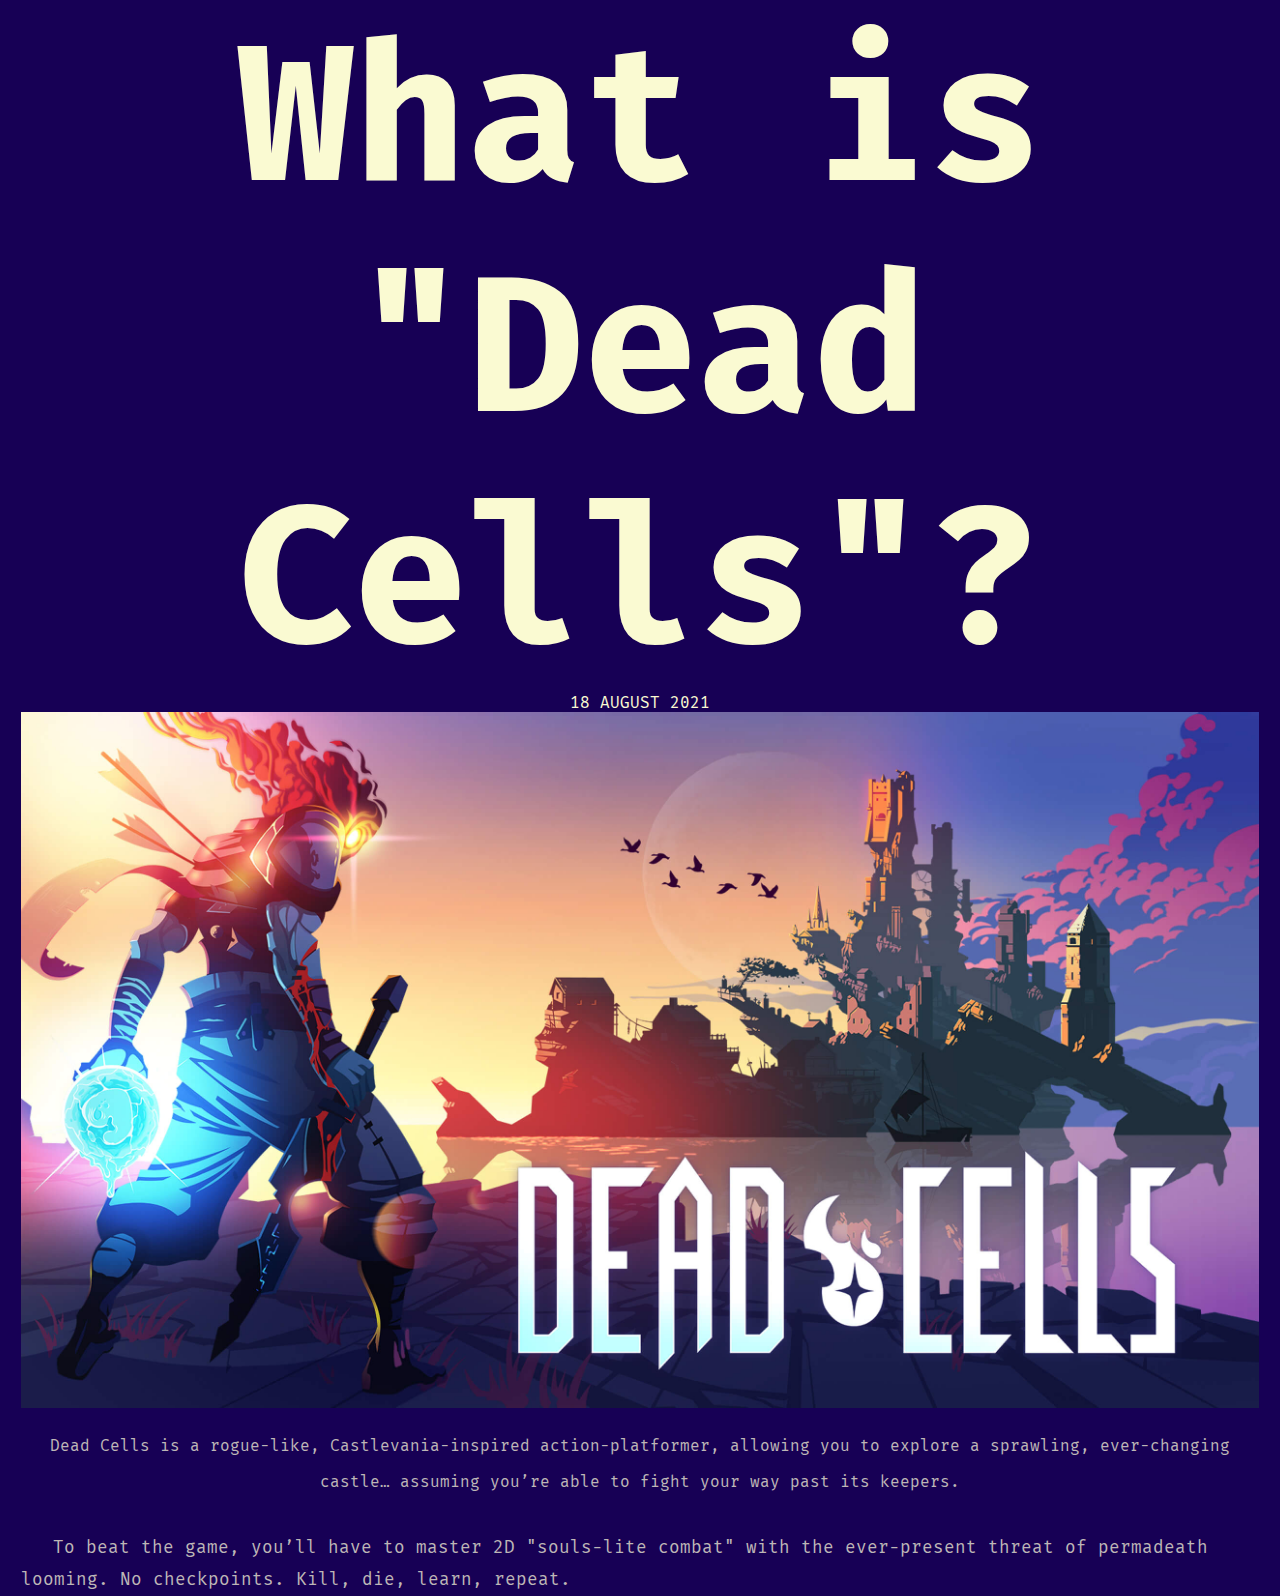
<file: article.html>
<!DOCTYPE html>
<html lang="en">
<head>
    <meta charset="UTF-8">
    <meta name="viewport" content="width=device-width, initial-scale=1.0">
    <link rel="stylesheet" href="assets/css/style.css">
    <link rel="stylesheet" href="assets/css/article.css">
    <title>Document</title>
</head>
<body>
    <div class="article">
        <div class="article_container container">
            <div class="article_body">
                <div class="article_header">
                    <h1 class="article_title">
                        What is "Dead Cells"?
                    </h1>
                    <div class="datetime">
                    <time>
                        18 AUGUST 2021
                    </time>
                </div>
                     <div class="article_poster">
                    <img src="assets/img/deadcells.jpg" alt="deadscells">
                </div>
                    <p class="article_subtitle">Dead Cells is a rogue-like, Castlevania-inspired action-platformer, allowing you to explore a sprawling, ever-changing castle… assuming you’re able to fight your way past its keepers.</p>
                
                </div>
               
            </div>
            <div class="article_content">
            <p>To beat the game, you’ll have to master 2D "souls-lite combat" with the ever-present threat of permadeath looming. No checkpoints. Kill, die, learn, repeat.</p>
            </div>
        </div>
    </div>
</body>
</html>
</file>
<file: assets/css/style.css>
@import url('https://fonts.googleapis.com/css2?family=Fira+Mono:wght@400;700&family=Press+Start+2P&display=swap');
@import url('https://fonts.googleapis.com/css2?family=Alfa+Slab+One&family=Kaushan+Script&display=swap');
body{
    color: lightgoldenrodyellow;
    font-family: 'Fira Mono', monospace;  
    background-color:  #170055;} 

*{   
      box-sizing: border-box;
        margin: 0;
        padding: 0;
 }
 
 html, body{
     height: 100%;
 }
 
p{
    font-size: 1.5rem;
    color:rgb(189, 182, 182);
    font-size: 1rem;
    margin-block: 1rem;
    line-height: calc(1.5rem *1.5);
    text-indent: var(--indent-size);
}
img{
    max-width: 100%;
    height: auto;
    object-fit: cover;
}

.text-1{
    color: seagreen;
    text-decoration: dotted green;
    line-height: 1;
}
.text-2{
    font-size: 3rem;
    font-weight: bolder;
}
.container{
    max-width: 1270px;
    margin-inline: auto;
    padding-inline: 1rem ;
}
/* .flex-container{ 
    height: 636px;
    border: wheat solid 10px;
    display: flex;
    justify-content: flex-start;
    align-items: flex-start;
    flex-wrap: nowrap;
    flex-direction: column; 
    margin: 3rem  100vw;
}
.flex-element{
    font-size: 3rem;
    font-weight: 700;
    padding: 3rem;
    flex-grow: 0;
    flex-basis: 400px;
    margin: 3rem;
}
.flex-element:nth-of-type(1){
    background-color: red;
    color: yellow;
    margin: 3rem;
}

.flex-element:nth-of-type(2){
    background-color: blue;
    color: yellow;
}

.flex-element:nth-of-type(3){
    background-color: red;
    color: yellow;
}

.flex-element:nth-of-type(4){
    background-color: blue;
    color: yellow;
} */
.wrapper{
    min-height: 100%;
    background-color:  #170055;
}
.header_wrapper{
    background-color: #171717;
    border: 5px solid  #5C527F  ;
}
ul{
    list-style: none;
}
a{
    text-decoration: none;
}
.header_body{
     align-items: center;
    display: flex;
    justify-content: space-between;
    height: 100px;
    
}
.header_menu{
    display: flex;
    align-items: center;
}
.header_list{
    display: flex;
    font-family: 'Kaushan Script', cursive;
}
.header_logo{
    font-family: 'Kaushan Script', cursive;
    /* color: #2e2e2e; */
    font-size: 3rem;
    height: 90%;
    display: flex;
    align-items: center;
    transform: rotate(-5deg);
    /* background-image: linear-gradient(
        to right,
        #e61d0b 40%,
        #db4747 10%,
        #1000ff 40%,
    ) */

background-image: linear-gradient(90deg, rgb(248, 185, 113) 10%, rgb(240, 116, 116) 30%, rgb(116, 107, 243) 100%);
background-size: 300%;
-webkit-text-fill-color: transparent;
-webkit-background-clip: text;

animation: moveBack 15s linear infinite normal;
}
@keyframes moveBack{
    0%{background-position-X: 300%;}
    100%{background-position-X: -300%;}
}
.header_link{
    display: flex;
    height: 100px;
    align-items: center;
    padding-inline: 1.5rem ;
    position: relative;
    overflow: hidden;
}

.header_link::after{
    content: "";
    display: block;
    width: 100%;
    height: 5px;
    background-color: #5C527F;
    position:absolute;
    left: 0%;
    top: 100%;
    transition: all .5s ease ;
}
@media screen and (any-hover:hover ){.header_link:hover::after{
    top: calc(100% - 40px);
}
.header_link:hover{
    color: yellow;}
}
.social-media_link{
    display: flex;
    align-items: center;
    color: purple;
    font-size: 2rem;
    margin-inline-start:1.5rem;
    transition: 1s;
}
@media screen and (any-hover:hover ){
    .header_social{
    display: flex;
    align-items: center;
}

.social-media_link:hover{
    transform: scale(1.8) rotate(-360deg);
    color: blue;}
}

.header_burger{
    display: none;
    justify-content: center;
    align-items: center;
}
.menu-icon{
    font-size: 2.5rem;
}
.mobile_logo{
    display: none;
}
@media screen and (max-width:768px){
    .header_burger{
        display: flex;
        align-items: center;
        justify-content: center;
    }
    .header_menu{
        position: fixed;
        left: -100%;
        top: 0%;
        z-index: 100;
        background-color:  #fff;
        opacity: 0;
        transform: rotate(-90deg) scaleY(0);
        transform-origin: left center;
        width:80%;
        height:100%;
        flex-direction: column;
        justify-content: space-between;
        align-items: stretch;
        padding-block:15px ;
        transition: .4s;
    }
    .active{
        left: 0;
        opacity: 1;
        transform: rotateY(0) scaleY(1);
    }
    .header_list{
        flex-direction: column;
    }
    .header_link{
        width: 100%; 
        display: flex;
        align-items: center;
        justify-content: center;
    }
    .header_social{
        justify-content: space-evenly;
    }
    .social-media_link{
        margin: 0;
    }
    .mobile_logo{
        height: auto;
        width: 100%;
        display: flex;
        justify-content: center;
    }
}


.hero{
    padding-block: 80px ;
}
.hero_container{
    height: 700px;
    position: relative;
}
.slide-img{
    width: 100%;
    height: 100%;
}
.hero_slide::before{
    content: '';
    display: block;
    position: absolute;
    left: 0%;
    right: 0;
    top: 0%;
    bottom: 0;
    background-image: linear-gradient(
        90deg,
        rgba(0,0,0,.5) 30%,
        transparent 100%
    );
}
.arrow{
    position: absolute;
    top: 50%;
    transform: translateY(-30px);
    z-index: 2;
    width: 60px;
    height: 60px;
    background-color: rgba(255, 255, 255, .5);
    display: flex;
    align-items: center;
    justify-content: center;
    border-radius:50%;
    transition: .4s;
    margin-inline: 1rem ;
}
.swiper-pagination-bullet {
    width: 20px !important;
    height: 20px !important;
    text-align: center;
    line-height: 20px !important;
    font-size: 12px !important;
    color: #fff !important;
    opacity: 1 !important;
    background: rgba(0, 0, 0, 1) !important;
  }

  .swiper-pagination-bullet-active {
    color: #fff;
    background: #007aff !important;
  }
.arrow:hover{
    border-radius: 12px;
}
.arrow-left{
    left: 0;
    right: auto;
}
.arrow-right{
    right: 0;
    left: auto;
}
.arrow-icon{
    font-size: 24px;
    color: rgb(255, 0, 0);
}
.hero_preview{
    position: absolute;
    top: 30%;
    left: calc(2rem + 60px);
}
.info-hero{
    color: #ffffff;
    max-width: 450px;
}
.info-hero_title{
    font-size: 3rem;
    margin-block-start: 10rem;
}
.info-hero_text{
    display: -webkit-box;
    -webkit-box-orient: vertical;
    -webkit-line-clamp: 4;
    overflow: hidden;
    font-size: 1rem;
    line-height: 2rem;
    color:white;
    font-size: 700;
}
.info-hero_btn{
    display: inline-block;
    background-color: hsl(0, 100%, 50%);
    color: white;
    font-weight: 700;
    padding: 1rem 4rem;
    border-radius: .5rem;
    transition: .4s;
}
@media screen and (any-hover: hover){
    .info-hero_btn:hover{
         background-color: hsl(0, 100%, 30%);
        transform: scale(1.1);
}}
@media screen and (max-width: 767px){
    .hero_container{
        height: 700px;
    }
    .hero_preview{
        top: 15%;
        left: calc(2rem + 80px);
        padding-block-end: 1rem ;
    }
    .info-hero{
        max-width: 400px;
        padding-inline: 1rem ;

    }
    .arrow{
        top: auto;
        bottom: 2rem;
    }
}
@media  screen and (max-width: 575px){
    .hero_container{
        height: 400px;
    }
    .hero{
        padding-block: 1.5rem ;
    }
    .hero_preview{
        top: 0;
        left: 0; 

    }
    .info-hero_title{
        font-size: 1.5rem;
    }
    .arrow{
        width: 30px;
        height: 30px;
        bottom: -0.5rem;;
    }
    .arrow-left{
        left: auto;
        right: 3rem;
    }
    .arrow_icon{
        font-size: 12px;
    }
}
.shop_title{
    font-family: 'Kaushan Script', cursive;
    /* color: #2e2e2e; */
    font-size: 3rem;
    height: 90%;
    display: flex;
    align-items: center;
    transform: rotate(0deg);
    /* background-image: linear-gradient(
        to right,
        #e61d0b 40%,
        #db4747 10%,
        #1000ff 40%,
    ) */

background-image: linear-gradient(90deg, rgb(247, 0, 0) 10%, rgb(45, 0, 248) 30%, rgb(255, 255, 255) 100%);
background-size: 300%;
-webkit-text-fill-color: transparent;
-webkit-background-clip: text;

animation: moveBack 15s linear infinite normal;  
}
.shop{
    padding: 80px;
}
.shop_cards{
    display: grid;
    grid-template-columns:repeat(auto-fit, minmax(250px, 1fr)) ;
    gap: 30px;
}
.item-shop_link{
    display: block;
    color: white;
}
.item-shop_image{
    padding-block-end: calc((4 / 3) * 100%);
    position: relative;
    overflow: hidden;
    margin-block-end: 1.5rem;
    border-radius: 1rem;
}
.item-shop-img{
    position: absolute;
    display: block;
    left: 0;
    top: 0;
    width: 100%;
    height: 100%;
}
.item-shop_subtitle{
    color: rgb(0, 0, 0);
}
.item-shop_price{
    margin-block-start: 1rem ;
    display: flex;
    justify-content: space-evenly;
    column-gap: 1rem ;
    align-items: center;
}
.price-item_discounting{
    background-color: royalblue;
    padding: .3rem .6rem;
    font-size:.9rem ;
    font-weight: 700;
    border-radius: .3rem;
}
.price-item_oldPrice{
    text-decoration: line-through;
    color: rgb(77, 77, 77);
}
</file>
<file: assets/css/article.css>
.article_body{
    color: lightgoldenrodyellow ;
}
.article_header{
    text-align: center;
    margin-block-end: 1rem;
}
.article_title{
    font-size: 15vw;
}
@media screen and (max-width: 359px){
    .article_title{
        font-size:2rem ;
    }
}
.article_subtitle{
    font-size: 1.5;
    color: rgb(189, 182, 182);
    margin-block-end: 2rem;
}
.article_date time {
    color: rgb(189, 182, 182);
    font-size: 1.2rem;
    text-transform: capitalize;
    letter-spacing: 5px;
    word-spacing: 10px;
}
.article_content p{
    text-indent: 2rem;
    font-size: 1.1rem;
    line-height: 2rem;
}
</file>
